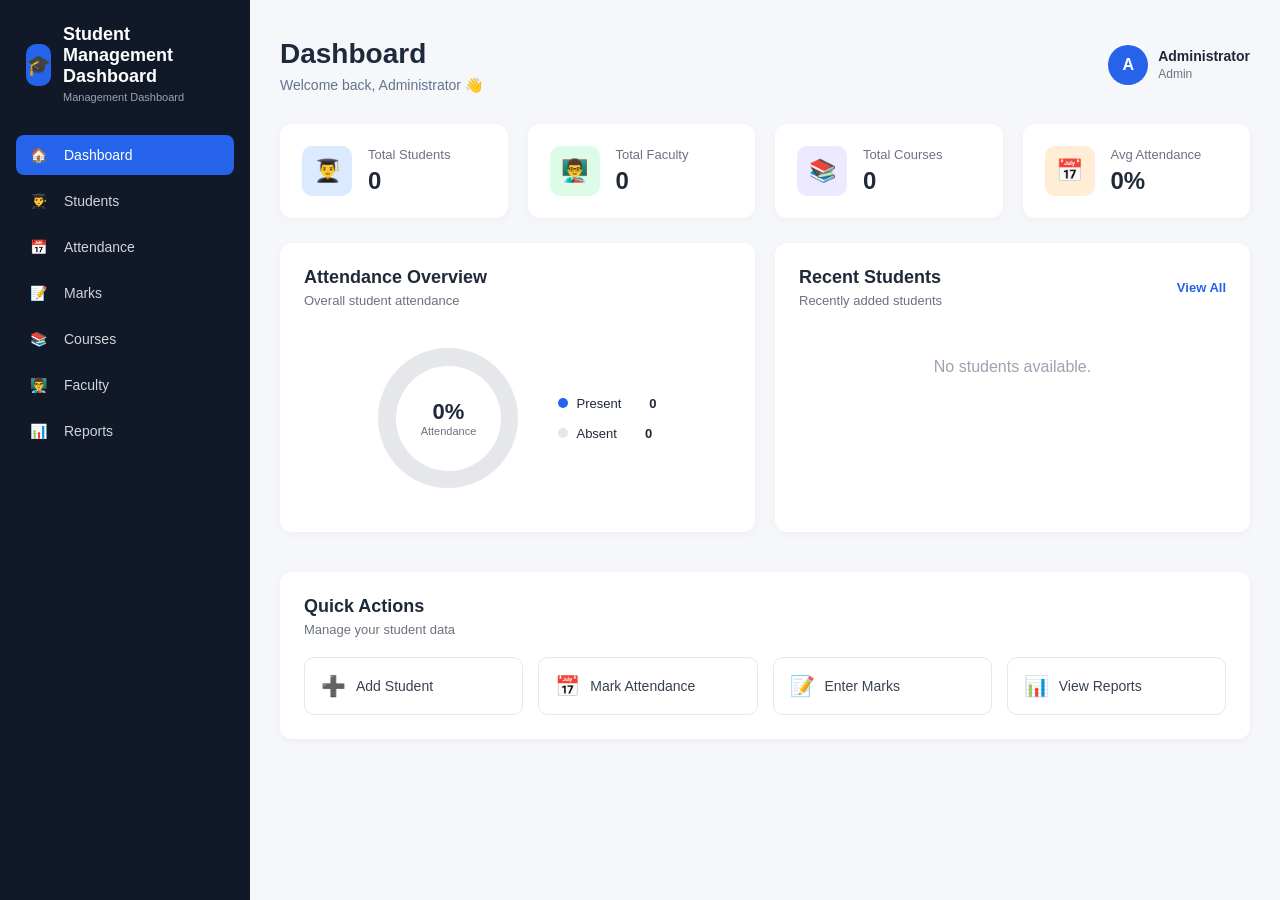
<file: index.html>
<!DOCTYPE html>
<html lang="en">

<head>
    <meta charset="UTF-8">
    <meta name="viewport" content="width=device-width, initial-scale=1.0">

    <title>Student Management Dashboard</title>

    <link rel="stylesheet" href="css/style.css">
</head>

<body>

    <div class="app">

        <!-- SIDEBAR -->
        <aside class="sidebar">

            <div class="logo">
                <div class="logo-icon">🎓</div>

                <div>
                    <h2>Student Management Dashboard</h2>
                    <span>Management Dashboard</span>
                </div>
            </div>

            <nav>

                <a href="index.html" class="nav-item active">
                    <span>🏠</span>
                    Dashboard
                </a>

                <a href="students.html" class="nav-item">
                    <span>👨‍🎓</span>
                    Students
                </a>

                <a href="attendance.html" class="nav-item">
                    <span>📅</span>
                    Attendance
                </a>

                <a href="marks.html" class="nav-item">
                    <span>📝</span>
                    Marks
                </a>

                <a href="courses.html" class="nav-item">
                    <span>📚</span>
                    Courses
                </a>

                <a href="faculty.html" class="nav-item">
                    <span>👨‍🏫</span>
                    Faculty
                </a>

                <a href="reports.html" class="nav-item">
                    <span>📊</span>
                    Reports
                </a>

            </nav>

        </aside>


        <!-- MAIN CONTENT -->
        <main class="main">

            <!-- HEADER -->
            <header class="topbar">

                <div>
                    <h1>Dashboard</h1>

                    <p>
                        Welcome back, Administrator 👋
                    </p>
                </div>

                <div class="profile">

                    <div class="profile-icon">
                        A
                    </div>

                    <div>
                        <strong>Administrator</strong>
                        <small>Admin</small>
                    </div>

                </div>

            </header>


            <!-- STATISTICS -->
            <section class="stats-grid">

                <div class="stat-card">

                    <div class="stat-icon blue">
                        👨‍🎓
                    </div>

                    <div>
                        <p>Total Students</p>
                        <h2 id="totalStudents">0</h2>
                    </div>

                </div>


                <div class="stat-card">

                    <div class="stat-icon green">
                        👨‍🏫
                    </div>

                    <div>
                        <p>Total Faculty</p>
                        <h2 id="totalFaculty">0</h2>
                    </div>

                </div>


                <div class="stat-card">

                    <div class="stat-icon purple">
                        📚
                    </div>

                    <div>
                        <p>Total Courses</p>
                        <h2 id="totalCourses">0</h2>
                    </div>

                </div>


                <div class="stat-card">

                    <div class="stat-icon orange">
                        📅
                    </div>

                    <div>
                        <p>Avg Attendance</p>
                        <h2 id="avgAttendance">0%</h2>
                    </div>

                </div>

            </section>


            <!-- DASHBOARD PANELS -->
            <section class="dashboard-grid">

                <!-- ATTENDANCE -->
                <div class="panel">

                    <div class="panel-header">

                        <div>
                            <h2>Attendance Overview</h2>

                            <p>
                                Overall student attendance
                            </p>
                        </div>

                    </div>


                    <div class="attendance-chart">

                        <div class="circle-chart">

                            <div>

                                <strong id="attendanceCircle">
                                    0%
                                </strong>

                                <span>
                                    Attendance
                                </span>

                            </div>

                        </div>


                        <div class="attendance-details">

                            <div>
                                <span class="dot present"></span>

                                Present

                                <strong id="presentCount">
                                    0
                                </strong>
                            </div>


                            <div>
                                <span class="dot absent"></span>

                                Absent

                                <strong id="absentCount">
                                    0
                                </strong>
                            </div>

                        </div>

                    </div>

                </div>


                <!-- RECENT STUDENTS -->
                <div class="panel">

                    <div class="panel-header">

                        <div>

                            <h2>Recent Students</h2>

                            <p>
                                Recently added students
                            </p>

                        </div>


                        <a
                            href="students.html"
                            class="view-link"
                        >
                            View All
                        </a>

                    </div>


                    <div
                        id="recentStudents"
                        class="recent-list"
                    >

                        <p class="empty">
                            No students available.
                        </p>

                    </div>

                </div>

            </section>


            <!-- QUICK ACTIONS -->
            <section class="panel">

                <div class="panel-header">

                    <div>

                        <h2>Quick Actions</h2>

                        <p>
                            Manage your student data
                        </p>

                    </div>

                </div>


                <div class="quick-actions">

                    <a
                        href="students.html"
                        class="quick-btn"
                    >
                        <span>➕</span>
                        Add Student
                    </a>


                    <a
                        href="attendance.html"
                        class="quick-btn"
                    >
                        <span>📅</span>
                        Mark Attendance
                    </a>


                    <a
                        href="marks.html"
                        class="quick-btn"
                    >
                        <span>📝</span>
                        Enter Marks
                    </a>


                    <a
                        href="reports.html"
                        class="quick-btn"
                    >
                        <span>📊</span>
                        View Reports
                    </a>

                </div>

            </section>

        </main>

    </div>


    <script src="js/storage.js"></script>
    <script src="js/dashboard.js"></script>

</body>

</html>
</file>
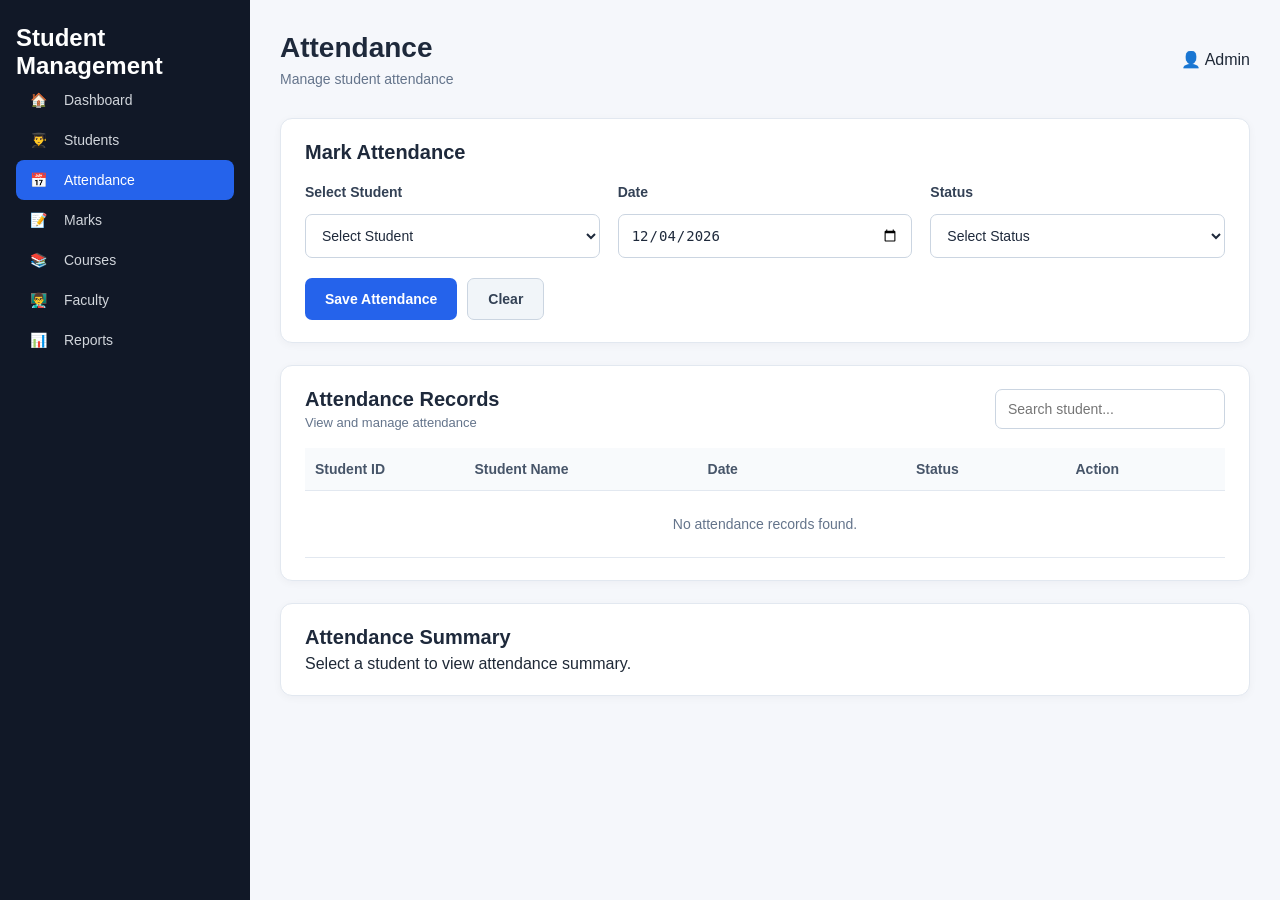
<file: attendance.html>
<!DOCTYPE html>
<html lang="en">
<head>
    <meta charset="UTF-8">
    <meta name="viewport" content="width=device-width, initial-scale=1.0">
    <title>Attendance - Student Management System</title>

    <link rel="stylesheet" href="css/style.css">
</head>

<body>

    <!-- Sidebar -->
    <div class="sidebar">

        <h2>Student Management</h2>

        <div class="nav-menu">

            <a href="index.html" class="nav-item">
                <span>🏠</span>
                Dashboard
            </a>

            <a href="students.html" class="nav-item">
                <span>👨‍🎓</span>
                Students
            </a>

            <a href="attendance.html" class="nav-item active">
                <span>📅</span>
                Attendance
            </a>

            <a href="marks.html" class="nav-item">
                <span>📝</span>
                Marks
            </a>

            <a href="courses.html" class="nav-item">
                <span>📚</span>
                Courses
            </a>

            <a href="faculty.html" class="nav-item">
                <span>👨‍🏫</span>
                Faculty
            </a>

            <a href="reports.html" class="nav-item">
                <span>📊</span>
                Reports
            </a>

        </div>

    </div>


    <!-- Main Content -->
    <div class="main-content">

        <!-- Top Bar -->
        <div class="topbar">

            <div>
                <h1>Attendance</h1>
                <p>Manage student attendance</p>
            </div>

            <div class="profile">
                👤 Admin
            </div>

        </div>


        <!-- Attendance Form -->
        <div class="content-card">

            <h2>Mark Attendance</h2>

            <div class="student-form">

                <div class="form-group">

                    <label for="attendanceStudent">
                        Select Student
                    </label>

                    <select id="attendanceStudent">

                        <option value="">
                            Select Student
                        </option>

                    </select>

                </div>


                <div class="form-group">

                    <label for="attendanceDate">
                        Date
                    </label>

                    <input
                        type="date"
                        id="attendanceDate"
                    >

                </div>


                <div class="form-group">

                    <label for="attendanceStatus">
                        Status
                    </label>

                    <select id="attendanceStatus">

                        <option value="">
                            Select Status
                        </option>

                        <option value="Present">
                            Present
                        </option>

                        <option value="Absent">
                            Absent
                        </option>

                    </select>

                </div>

            </div>


            <div class="form-actions">

                <button
                    class="btn-primary"
                    onclick="saveAttendanceRecord()"
                >
                    Save Attendance
                </button>

                <button
                    class="btn-secondary"
                    onclick="clearAttendanceForm()"
                >
                    Clear
                </button>

            </div>

        </div>


        <!-- Attendance Records -->
        <div class="content-card">

            <div class="table-header">

                <div>
                    <h2>Attendance Records</h2>
                    <p>View and manage attendance</p>
                </div>

                <input
                    type="text"
                    id="attendanceSearch"
                    placeholder="Search student..."
                    onkeyup="searchAttendance()"
                >

            </div>


            <div class="table-container">

                <table>

                    <thead>

                        <tr>

                            <th>Student ID</th>
                            <th>Student Name</th>
                            <th>Date</th>
                            <th>Status</th>
                            <th>Action</th>

                        </tr>

                    </thead>

                    <tbody id="attendanceTableBody">

                    </tbody>

                </table>

            </div>

        </div>


        <!-- Attendance Summary -->
        <div class="content-card">

            <h2>Attendance Summary</h2>

            <div id="attendanceSummary">

                <p>Select a student to view attendance summary.</p>

            </div>

        </div>

    </div>


    <!-- JavaScript -->
    <script src="js/storage.js"></script>
    <script src="js/attendance.js"></script>

</body>
</html>
</file>
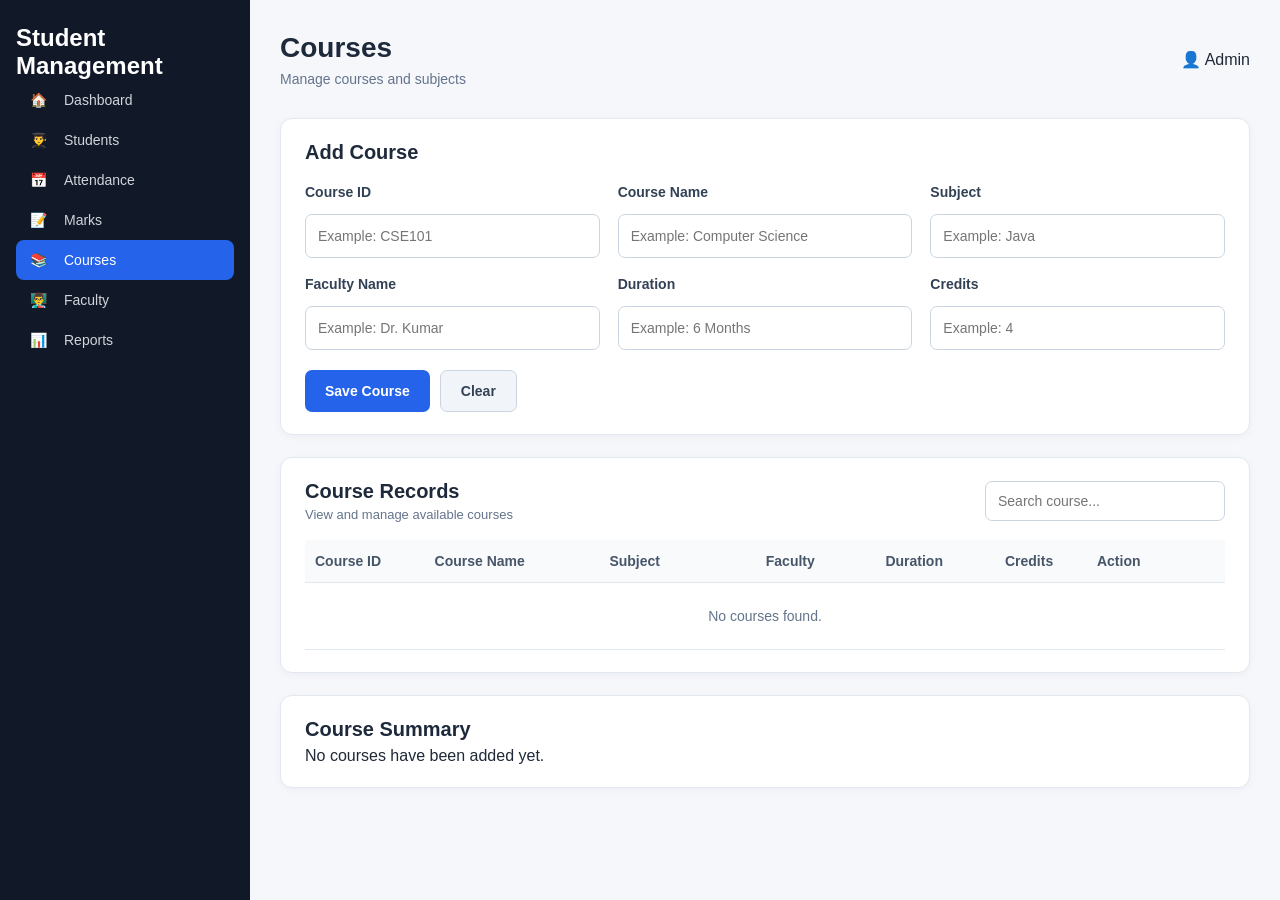
<file: courses.html>
<!DOCTYPE html>
<html lang="en">

<head>

    <meta charset="UTF-8">

    <meta
        name="viewport"
        content="width=device-width, initial-scale=1.0"
    >

    <title>Courses - Student Management System</title>

    <link
        rel="stylesheet"
        href="css/style.css"
    >

</head>


<body>


    <!-- SIDEBAR -->

    <div class="sidebar">

        <h2>
            Student Management
        </h2>


        <div class="nav-menu">

            <a
                href="index.html"
                class="nav-item"
            >
                <span>🏠</span>
                Dashboard
            </a>


            <a
                href="students.html"
                class="nav-item"
            >
                <span>👨‍🎓</span>
                Students
            </a>


            <a
                href="attendance.html"
                class="nav-item"
            >
                <span>📅</span>
                Attendance
            </a>


            <a
                href="marks.html"
                class="nav-item"
            >
                <span>📝</span>
                Marks
            </a>


            <a
                href="courses.html"
                class="nav-item active"
            >
                <span>📚</span>
                Courses
            </a>


            <a
                href="faculty.html"
                class="nav-item"
            >
                <span>👨‍🏫</span>
                Faculty
            </a>


            <a
                href="reports.html"
                class="nav-item"
            >
                <span>📊</span>
                Reports
            </a>

        </div>

    </div>



    <!-- MAIN CONTENT -->

    <div class="main-content">


        <!-- TOP BAR -->

        <div class="topbar">

            <div>

                <h1>
                    Courses
                </h1>

                <p>
                    Manage courses and subjects
                </p>

            </div>


            <div class="profile">
                👤 Admin
            </div>

        </div>



        <!-- COURSE FORM -->

        <div class="content-card">


            <h2>
                Add Course
            </h2>


            <div class="student-form">


                <!-- COURSE ID -->

                <div class="form-group">

                    <label>
                        Course ID
                    </label>

                    <input
                        type="text"
                        id="courseId"
                        placeholder="Example: CSE101"
                    >

                </div>



                <!-- COURSE NAME -->

                <div class="form-group">

                    <label>
                        Course Name
                    </label>

                    <input
                        type="text"
                        id="courseName"
                        placeholder="Example: Computer Science"
                    >

                </div>



                <!-- SUBJECT -->

                <div class="form-group">

                    <label>
                        Subject
                    </label>

                    <input
                        type="text"
                        id="courseSubject"
                        placeholder="Example: Java"
                    >

                </div>



                <!-- FACULTY -->

                <div class="form-group">

                    <label>
                        Faculty Name
                    </label>

                    <input
                        type="text"
                        id="courseFaculty"
                        placeholder="Example: Dr. Kumar"
                    >

                </div>



                <!-- DURATION -->

                <div class="form-group">

                    <label>
                        Duration
                    </label>

                    <input
                        type="text"
                        id="courseDuration"
                        placeholder="Example: 6 Months"
                    >

                </div>



                <!-- CREDITS -->

                <div class="form-group">

                    <label>
                        Credits
                    </label>

                    <input
                        type="number"
                        id="courseCredits"
                        placeholder="Example: 4"
                        min="1"
                    >

                </div>

            </div>



            <!-- BUTTONS -->

            <div class="form-actions">

                <button
                    class="btn-primary"
                    onclick="saveCourseRecord()"
                >
                    Save Course
                </button>


                <button
                    class="btn-secondary"
                    onclick="clearCourseForm()"
                >
                    Clear
                </button>

            </div>

        </div>



        <!-- COURSES RECORDS -->

        <div class="content-card">


            <div class="table-header">

                <div>

                    <h2>
                        Course Records
                    </h2>

                    <p>
                        View and manage available courses
                    </p>

                </div>


                <input
                    type="text"
                    id="courseSearch"
                    placeholder="Search course..."
                    onkeyup="searchCourses()"
                >

            </div>



            <div class="table-container">

                <table>

                    <thead>

                        <tr>

                            <th>
                                Course ID
                            </th>

                            <th>
                                Course Name
                            </th>

                            <th>
                                Subject
                            </th>

                            <th>
                                Faculty
                            </th>

                            <th>
                                Duration
                            </th>

                            <th>
                                Credits
                            </th>

                            <th>
                                Action
                            </th>

                        </tr>

                    </thead>


                    <tbody id="coursesTableBody">

                    </tbody>

                </table>

            </div>

        </div>



        <!-- COURSE SUMMARY -->

        <div class="content-card">


            <h2>
                Course Summary
            </h2>


            <div id="courseSummary">

                <p>
                    Total courses will appear here.
                </p>

            </div>

        </div>


    </div>



    <!-- JAVASCRIPT -->

    <script src="js/storage.js"></script>

    <script src="js/courses.js"></script>


</body>

</html>
</file>
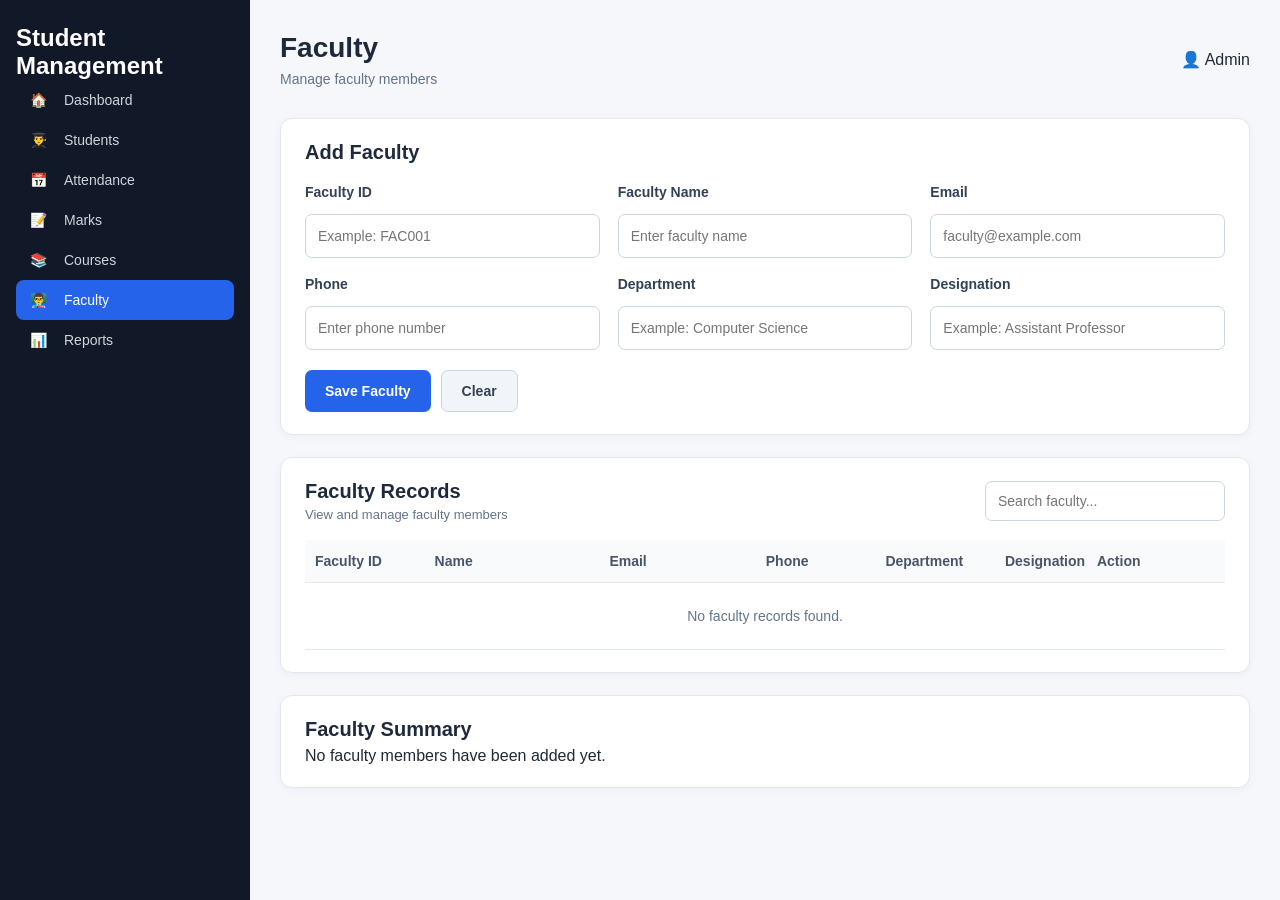
<file: faculty.html>
<!DOCTYPE html>
<html lang="en">

<head>

    <meta charset="UTF-8">

    <meta
        name="viewport"
        content="width=device-width, initial-scale=1.0"
    >

    <title>Faculty - Student Management System</title>

    <link
        rel="stylesheet"
        href="css/style.css"
    >

</head>


<body>


    <!-- SIDEBAR -->

    <div class="sidebar">

        <h2>
            Student Management
        </h2>


        <div class="nav-menu">

            <a
                href="index.html"
                class="nav-item"
            >
                <span>🏠</span>
                Dashboard
            </a>


            <a
                href="students.html"
                class="nav-item"
            >
                <span>👨‍🎓</span>
                Students
            </a>


            <a
                href="attendance.html"
                class="nav-item"
            >
                <span>📅</span>
                Attendance
            </a>


            <a
                href="marks.html"
                class="nav-item"
            >
                <span>📝</span>
                Marks
            </a>


            <a
                href="courses.html"
                class="nav-item"
            >
                <span>📚</span>
                Courses
            </a>


            <a
                href="faculty.html"
                class="nav-item active"
            >
                <span>👨‍🏫</span>
                Faculty
            </a>


            <a
                href="reports.html"
                class="nav-item"
            >
                <span>📊</span>
                Reports
            </a>

        </div>

    </div>



    <!-- MAIN CONTENT -->

    <div class="main-content">


        <!-- TOP BAR -->

        <div class="topbar">

            <div>

                <h1>
                    Faculty
                </h1>

                <p>
                    Manage faculty members
                </p>

            </div>


            <div class="profile">
                👤 Admin
            </div>

        </div>



        <!-- FACULTY FORM -->

        <div class="content-card">


            <h2>
                Add Faculty
            </h2>


            <div class="student-form">


                <!-- FACULTY ID -->

                <div class="form-group">

                    <label>
                        Faculty ID
                    </label>

                    <input
                        type="text"
                        id="facultyId"
                        placeholder="Example: FAC001"
                    >

                </div>



                <!-- NAME -->

                <div class="form-group">

                    <label>
                        Faculty Name
                    </label>

                    <input
                        type="text"
                        id="facultyName"
                        placeholder="Enter faculty name"
                    >

                </div>



                <!-- EMAIL -->

                <div class="form-group">

                    <label>
                        Email
                    </label>

                    <input
                        type="email"
                        id="facultyEmail"
                        placeholder="faculty@example.com"
                    >

                </div>



                <!-- PHONE -->

                <div class="form-group">

                    <label>
                        Phone
                    </label>

                    <input
                        type="tel"
                        id="facultyPhone"
                        placeholder="Enter phone number"
                    >

                </div>



                <!-- DEPARTMENT -->

                <div class="form-group">

                    <label>
                        Department
                    </label>

                    <input
                        type="text"
                        id="facultyDepartment"
                        placeholder="Example: Computer Science"
                    >

                </div>



                <!-- DESIGNATION -->

                <div class="form-group">

                    <label>
                        Designation
                    </label>

                    <input
                        type="text"
                        id="facultyDesignation"
                        placeholder="Example: Assistant Professor"
                    >

                </div>

            </div>



            <!-- BUTTONS -->

            <div class="form-actions">

                <button
                    class="btn-primary"
                    onclick="saveFacultyRecord()"
                >
                    Save Faculty
                </button>


                <button
                    class="btn-secondary"
                    onclick="clearFacultyForm()"
                >
                    Clear
                </button>

            </div>

        </div>



        <!-- FACULTY RECORDS -->

        <div class="content-card">


            <div class="table-header">

                <div>

                    <h2>
                        Faculty Records
                    </h2>

                    <p>
                        View and manage faculty members
                    </p>

                </div>


                <input
                    type="text"
                    id="facultySearch"
                    placeholder="Search faculty..."
                    onkeyup="searchFaculty()"
                >

            </div>



            <div class="table-container">

                <table>

                    <thead>

                        <tr>

                            <th>
                                Faculty ID
                            </th>

                            <th>
                                Name
                            </th>

                            <th>
                                Email
                            </th>

                            <th>
                                Phone
                            </th>

                            <th>
                                Department
                            </th>

                            <th>
                                Designation
                            </th>

                            <th>
                                Action
                            </th>

                        </tr>

                    </thead>


                    <tbody id="facultyTableBody">

                    </tbody>

                </table>

            </div>

        </div>



        <!-- FACULTY SUMMARY -->

        <div class="content-card">


            <h2>
                Faculty Summary
            </h2>


            <div id="facultySummary">

                <p>
                    Total faculty members will appear here.
                </p>

            </div>

        </div>


    </div>



    <!-- JAVASCRIPT -->

    <script src="js/storage.js"></script>

    <script src="js/faculty.js"></script>


</body>

</html>
</file>
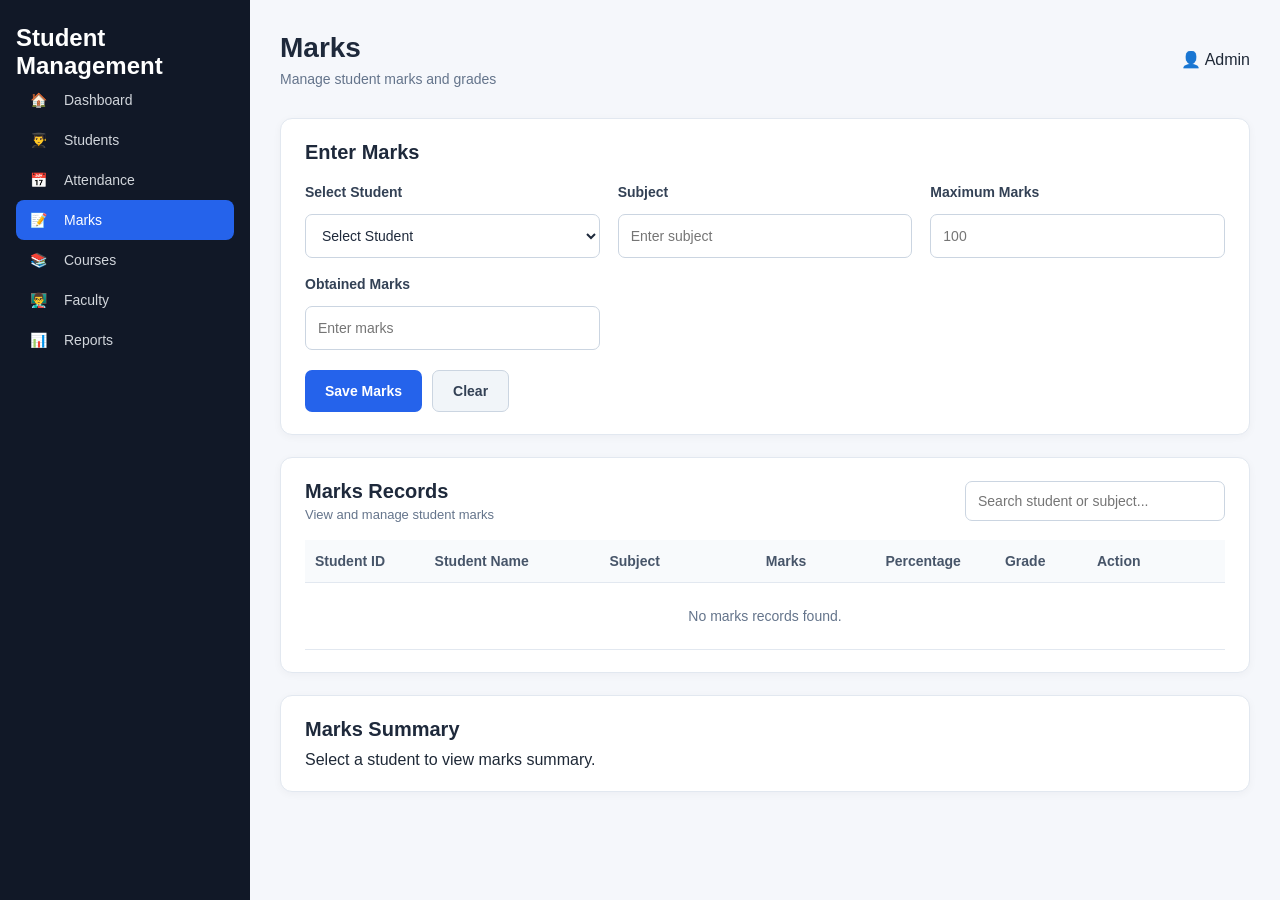
<file: marks.html>
<!DOCTYPE html>
<html lang="en">

<head>

    <meta charset="UTF-8">

    <meta
        name="viewport"
        content="width=device-width, initial-scale=1.0"
    >

    <title>Marks - Student Management System</title>

    <link
        rel="stylesheet"
        href="css/style.css"
    >

</head>


<body>


    <!-- SIDEBAR -->

    <div class="sidebar">

        <h2>
            Student Management
        </h2>


        <div class="nav-menu">

            <a
                href="index.html"
                class="nav-item"
            >
                <span>🏠</span>
                Dashboard
            </a>


            <a
                href="students.html"
                class="nav-item"
            >
                <span>👨‍🎓</span>
                Students
            </a>


            <a
                href="attendance.html"
                class="nav-item"
            >
                <span>📅</span>
                Attendance
            </a>


            <a
                href="marks.html"
                class="nav-item active"
            >
                <span>📝</span>
                Marks
            </a>


            <a
                href="courses.html"
                class="nav-item"
            >
                <span>📚</span>
                Courses
            </a>


            <a
                href="faculty.html"
                class="nav-item"
            >
                <span>👨‍🏫</span>
                Faculty
            </a>


            <a
                href="reports.html"
                class="nav-item"
            >
                <span>📊</span>
                Reports
            </a>

        </div>

    </div>



    <!-- MAIN CONTENT -->

    <div class="main-content">


        <!-- TOP BAR -->

        <div class="topbar">

            <div>

                <h1>
                    Marks
                </h1>

                <p>
                    Manage student marks and grades
                </p>

            </div>


            <div class="profile">
                👤 Admin
            </div>

        </div>



        <!-- MARKS FORM -->

        <div class="content-card">


            <h2>
                Enter Marks
            </h2>


            <div class="student-form">


                <!-- STUDENT -->

                <div class="form-group">

                    <label>
                        Select Student
                    </label>

                    <select id="marksStudent">

                        <option value="">
                            Select Student
                        </option>

                    </select>

                </div>



                <!-- SUBJECT -->

                <div class="form-group">

                    <label>
                        Subject
                    </label>

                    <input
                        type="text"
                        id="marksSubject"
                        placeholder="Enter subject"
                    >

                </div>



                <!-- MAXIMUM MARKS -->

                <div class="form-group">

                    <label>
                        Maximum Marks
                    </label>

                    <input
                        type="number"
                        id="maxMarks"
                        placeholder="100"
                        min="1"
                    >

                </div>



                <!-- OBTAINED MARKS -->

                <div class="form-group">

                    <label>
                        Obtained Marks
                    </label>

                    <input
                        type="number"
                        id="obtainedMarks"
                        placeholder="Enter marks"
                        min="0"
                    >

                </div>

            </div>



            <!-- BUTTONS -->

            <div class="form-actions">

                <button
                    class="btn-primary"
                    onclick="saveMarksRecord()"
                >
                    Save Marks
                </button>


                <button
                    class="btn-secondary"
                    onclick="clearMarksForm()"
                >
                    Clear
                </button>

            </div>

        </div>



        <!-- MARKS RECORDS -->

        <div class="content-card">


            <div class="table-header">

                <div>

                    <h2>
                        Marks Records
                    </h2>

                    <p>
                        View and manage student marks
                    </p>

                </div>


                <input
                    type="text"
                    id="marksSearch"
                    placeholder="Search student or subject..."
                    onkeyup="searchMarks()"
                >

            </div>



            <div class="table-container">

                <table>

                    <thead>

                        <tr>

                            <th>
                                Student ID
                            </th>

                            <th>
                                Student Name
                            </th>

                            <th>
                                Subject
                            </th>

                            <th>
                                Marks
                            </th>

                            <th>
                                Percentage
                            </th>

                            <th>
                                Grade
                            </th>

                            <th>
                                Action
                            </th>

                        </tr>

                    </thead>


                    <tbody id="marksTableBody">

                    </tbody>

                </table>

            </div>

        </div>



        <!-- MARKS SUMMARY -->

        <div class="content-card">

            <h2>
                Marks Summary
            </h2>


            <div id="marksSummary">

                <p>
                    Select a student to view marks summary.
                </p>

            </div>

        </div>


    </div>



    <!-- JAVASCRIPT -->

    <script src="js/storage.js"></script>

    <script src="js/marks.js"></script>


</body>

</html>
</file>
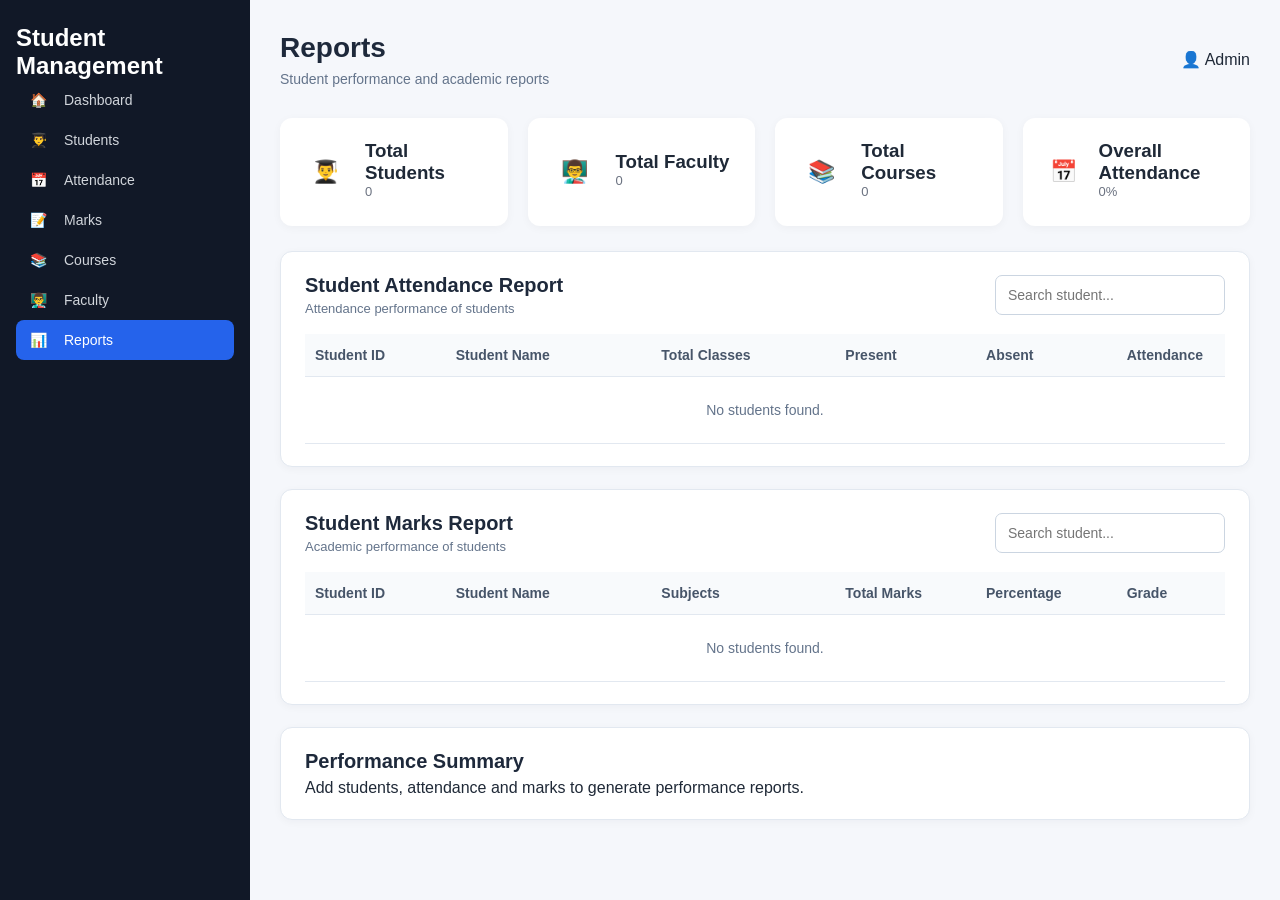
<file: reports.html>
<!DOCTYPE html>
<html lang="en">

<head>

    <meta charset="UTF-8">

    <meta
        name="viewport"
        content="width=device-width, initial-scale=1.0"
    >

    <title>Reports - Student Management System</title>

    <link
        rel="stylesheet"
        href="css/style.css"
    >

</head>


<body>


    <!-- SIDEBAR -->

    <div class="sidebar">

        <h2>
            Student Management
        </h2>


        <div class="nav-menu">

            <a
                href="index.html"
                class="nav-item"
            >
                <span>🏠</span>
                Dashboard
            </a>


            <a
                href="students.html"
                class="nav-item"
            >
                <span>👨‍🎓</span>
                Students
            </a>


            <a
                href="attendance.html"
                class="nav-item"
            >
                <span>📅</span>
                Attendance
            </a>


            <a
                href="marks.html"
                class="nav-item"
            >
                <span>📝</span>
                Marks
            </a>


            <a
                href="courses.html"
                class="nav-item"
            >
                <span>📚</span>
                Courses
            </a>


            <a
                href="faculty.html"
                class="nav-item"
            >
                <span>👨‍🏫</span>
                Faculty
            </a>


            <a
                href="reports.html"
                class="nav-item active"
            >
                <span>📊</span>
                Reports
            </a>

        </div>

    </div>



    <!-- MAIN CONTENT -->

    <div class="main-content">


        <!-- TOP BAR -->

        <div class="topbar">

            <div>

                <h1>
                    Reports
                </h1>

                <p>
                    Student performance and academic reports
                </p>

            </div>


            <div class="profile">
                👤 Admin
            </div>

        </div>



        <!-- REPORT STATISTICS -->

        <div class="stats-grid">


            <!-- TOTAL STUDENTS -->

            <div class="stat-card">

                <div class="stat-icon">
                    👨‍🎓
                </div>

                <div>

                    <h3>
                        Total Students
                    </h3>

                    <p id="reportTotalStudents">
                        0
                    </p>

                </div>

            </div>



            <!-- TOTAL FACULTY -->

            <div class="stat-card">

                <div class="stat-icon">
                    👨‍🏫
                </div>

                <div>

                    <h3>
                        Total Faculty
                    </h3>

                    <p id="reportTotalFaculty">
                        0
                    </p>

                </div>

            </div>



            <!-- TOTAL COURSES -->

            <div class="stat-card">

                <div class="stat-icon">
                    📚
                </div>

                <div>

                    <h3>
                        Total Courses
                    </h3>

                    <p id="reportTotalCourses">
                        0
                    </p>

                </div>

            </div>



            <!-- ATTENDANCE -->

            <div class="stat-card">

                <div class="stat-icon">
                    📅
                </div>

                <div>

                    <h3>
                        Overall Attendance
                    </h3>

                    <p id="reportAttendance">
                        0%
                    </p>

                </div>

            </div>


        </div>



        <!-- ATTENDANCE REPORT -->

        <div class="content-card">


            <div class="table-header">

                <div>

                    <h2>
                        Student Attendance Report
                    </h2>

                    <p>
                        Attendance performance of students
                    </p>

                </div>


                <input
                    type="text"
                    id="reportAttendanceSearch"
                    placeholder="Search student..."
                    onkeyup="searchAttendanceReport()"
                >

            </div>



            <div class="table-container">

                <table>

                    <thead>

                        <tr>

                            <th>
                                Student ID
                            </th>

                            <th>
                                Student Name
                            </th>

                            <th>
                                Total Classes
                            </th>

                            <th>
                                Present
                            </th>

                            <th>
                                Absent
                            </th>

                            <th>
                                Attendance
                            </th>

                        </tr>

                    </thead>


                    <tbody id="attendanceReportBody">

                    </tbody>

                </table>

            </div>

        </div>



        <!-- MARKS REPORT -->

        <div class="content-card">


            <div class="table-header">

                <div>

                    <h2>
                        Student Marks Report
                    </h2>

                    <p>
                        Academic performance of students
                    </p>

                </div>


                <input
                    type="text"
                    id="reportMarksSearch"
                    placeholder="Search student..."
                    onkeyup="searchMarksReport()"
                >

            </div>



            <div class="table-container">

                <table>

                    <thead>

                        <tr>

                            <th>
                                Student ID
                            </th>

                            <th>
                                Student Name
                            </th>

                            <th>
                                Subjects
                            </th>

                            <th>
                                Total Marks
                            </th>

                            <th>
                                Percentage
                            </th>

                            <th>
                                Grade
                            </th>

                        </tr>

                    </thead>


                    <tbody id="marksReportBody">

                    </tbody>

                </table>

            </div>

        </div>



        <!-- REPORT SUMMARY -->

        <div class="content-card">

            <h2>
                Performance Summary
            </h2>


            <div id="performanceSummary">

                <p>
                    Performance summary will appear here.
                </p>

            </div>

        </div>


    </div>



    <!-- JAVASCRIPT -->

    <script src="js/storage.js"></script>

    <script src="js/reports.js"></script>


</body>

</html>
</file>
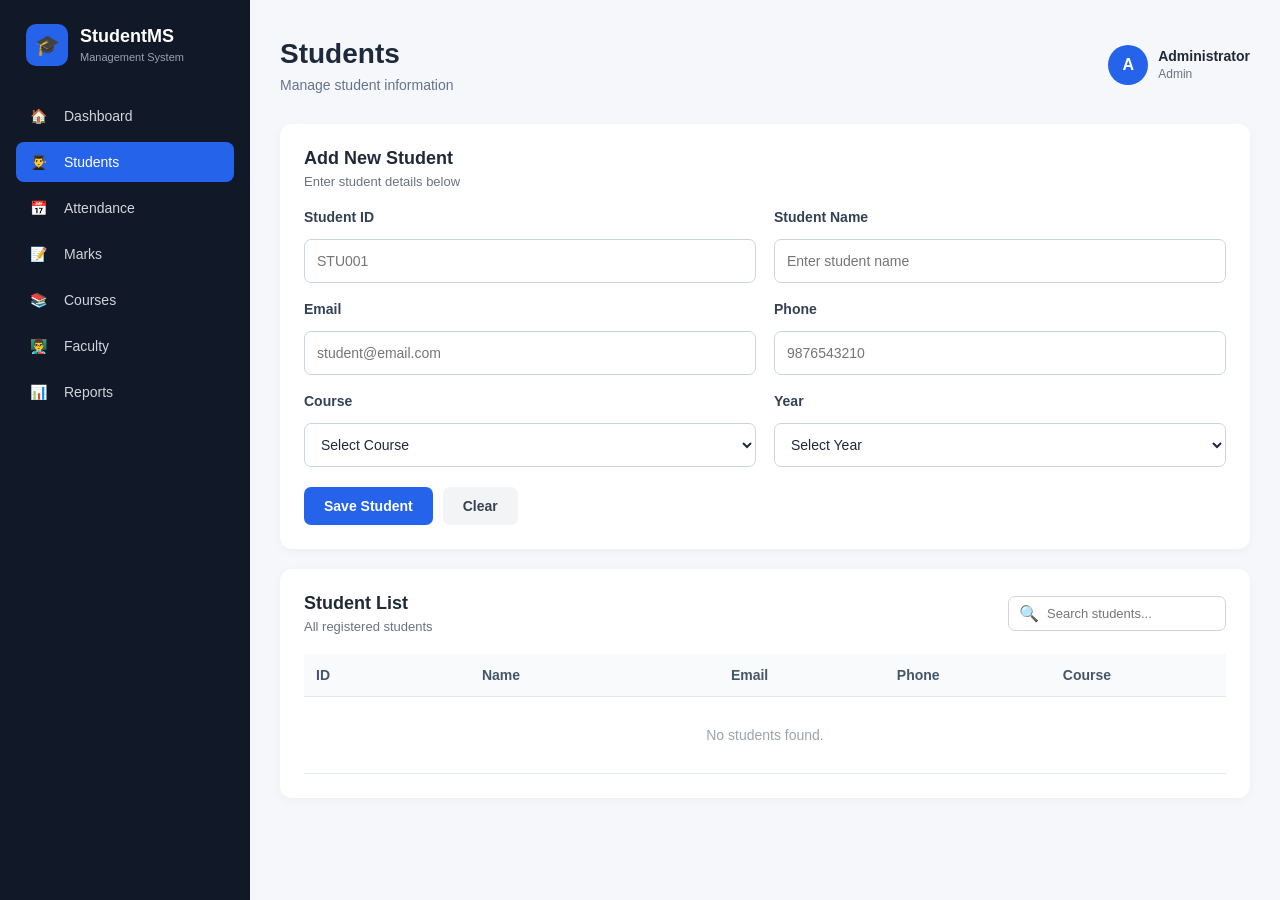
<file: students.html>
<!DOCTYPE html>
<html lang="en">

<head>

    <meta charset="UTF-8">

    <meta name="viewport" content="width=device-width, initial-scale=1.0">

    <title>Students - Student Management System</title>

    <link rel="stylesheet" href="css/style.css">

</head>

<body>

<div class="app">

    <!-- SIDEBAR -->
    <aside class="sidebar">

        <div class="logo">

            <div class="logo-icon">
                🎓
            </div>

            <div>
                <h2>StudentMS</h2>
                <span>Management System</span>
            </div>

        </div>


        <nav>

            <a href="index.html" class="nav-item">
                <span>🏠</span>
                Dashboard
            </a>

            <a href="students.html" class="nav-item active">
                <span>👨‍🎓</span>
                Students
            </a>

            <a href="attendance.html" class="nav-item">
                <span>📅</span>
                Attendance
            </a>

            <a href="marks.html" class="nav-item">
                <span>📝</span>
                Marks
            </a>

            <a href="courses.html" class="nav-item">
                <span>📚</span>
                Courses
            </a>

            <a href="faculty.html" class="nav-item">
                <span>👨‍🏫</span>
                Faculty
            </a>

            <a href="reports.html" class="nav-item">
                <span>📊</span>
                Reports
            </a>

        </nav>

    </aside>


    <!-- MAIN CONTENT -->
    <main class="main">

        <!-- HEADER -->
        <header class="topbar">

            <div>

                <h1>Students</h1>

                <p>
                    Manage student information
                </p>

            </div>


            <div class="profile">

                <div class="profile-icon">
                    A
                </div>

                <div>

                    <strong>
                        Administrator
                    </strong>

                    <small>
                        Admin
                    </small>

                </div>

            </div>

        </header>


        <!-- ADD STUDENT -->
        <section class="panel">

            <div class="panel-header">

                <div>

                    <h2 id="formTitle">
                        Add New Student
                    </h2>

                    <p>
                        Enter student details below
                    </p>

                </div>

            </div>


            <form id="studentForm">

                <input
                    type="hidden"
                    id="editIndex"
                >


                <div class="form-grid">

                    <!-- STUDENT ID -->

                    <div class="form-group">

                        <label for="studentId">
                            Student ID
                        </label>

                        <input
                            type="text"
                            id="studentId"
                            placeholder="STU001"
                            required
                        >

                    </div>


                    <!-- NAME -->

                    <div class="form-group">

                        <label for="studentName">
                            Student Name
                        </label>

                        <input
                            type="text"
                            id="studentName"
                            placeholder="Enter student name"
                            required
                        >

                    </div>


                    <!-- EMAIL -->

                    <div class="form-group">

                        <label for="studentEmail">
                            Email
                        </label>

                        <input
                            type="email"
                            id="studentEmail"
                            placeholder="student@email.com"
                            required
                        >

                    </div>


                    <!-- PHONE -->

                    <div class="form-group">

                        <label for="studentPhone">
                            Phone
                        </label>

                        <input
                            type="tel"
                            id="studentPhone"
                            placeholder="9876543210"
                            required
                        >

                    </div>


                    <!-- COURSE -->

                    <div class="form-group">

                        <label for="studentCourse">
                            Course
                        </label>

                        <select
                            id="studentCourse"
                            required
                        >

                            <option value="">
                                Select Course
                            </option>

                            <option value="CSE">
                                Computer Science
                            </option>

                            <option value="ECE">
                                Electronics
                            </option>

                            <option value="EEE">
                                Electrical
                            </option>

                            <option value="MECH">
                                Mechanical
                            </option>

                            <option value="CIVIL">
                                Civil
                            </option>

                        </select>

                    </div>


                    <!-- YEAR -->

                    <div class="form-group">

                        <label for="studentYear">
                            Year
                        </label>

                        <select
                            id="studentYear"
                            required
                        >

                            <option value="">
                                Select Year
                            </option>

                            <option value="1">
                                First Year
                            </option>

                            <option value="2">
                                Second Year
                            </option>

                            <option value="3">
                                Third Year
                            </option>

                            <option value="4">
                                Fourth Year
                            </option>

                        </select>

                    </div>

                </div>


                <!-- BUTTONS -->

                <div class="form-actions">

                    <button
                        type="submit"
                        class="btn primary"
                    >
                        Save Student
                    </button>


                    <button
                        type="button"
                        class="btn secondary"
                        onclick="resetForm()"
                    >
                        Clear
                    </button>

                </div>

            </form>

        </section>


        <!-- STUDENT LIST -->

        <section class="panel">

            <div class="panel-header">

                <div>

                    <h2>
                        Student List
                    </h2>

                    <p>
                        All registered students
                    </p>

                </div>


                <!-- SEARCH -->

                <div class="search-box">

                    🔍

                    <input
                        type="text"
                        id="searchStudent"
                        placeholder="Search students..."
                    >

                </div>

            </div>


            <!-- TABLE -->

            <div class="table-container">

                <table>

                    <thead>

                        <tr>

                            <th>
                                ID
                            </th>

                            <th>
                                Name
                            </th>

                            <th>
                                Email
                            </th>

                            <th>
                                Phone
                            </th>

                            <th>
                                Course
                            </th>

                            <th>
                                Year
                            </th>

                            <th>
                                Actions
                            </th>

                        </tr>

                    </thead>


                    <tbody id="studentTable">

                        <!-- JavaScript will add students here -->

                    </tbody>

                </table>

            </div>

        </section>

    </main>

</div>


<!-- JAVASCRIPT -->

<script src="js/storage.js"></script>

<script src="js/students.js"></script>

</body>

</html>
</file>
<file: css/style.css>
* {
    margin: 0;
    padding: 0;
    box-sizing: border-box;
}

body {
    font-family: Arial, Helvetica, sans-serif;
    background: #f5f7fb;
    color: #1f2937;
}

a {
    text-decoration: none;
    color: inherit;
}


/* APP */

.app {
    display: flex;
    min-height: 100vh;
}


/* SIDEBAR */

.sidebar {
    width: 250px;
    background: #111827;
    color: white;

    padding: 24px 16px;

    position: fixed;
    top: 0;
    bottom: 0;
    left: 0;
}

.logo {
    display: flex;
    align-items: center;
    gap: 12px;

    padding: 0 10px 30px;
}

.logo-icon {
    width: 42px;
    height: 42px;

    display: flex;
    align-items: center;
    justify-content: center;

    background: #2563eb;

    border-radius: 10px;

    font-size: 20px;
}

.logo h2 {
    font-size: 18px;
}

.logo span {
    font-size: 11px;
    color: #9ca3af;
}


/* NAVIGATION */

nav {
    display: flex;
    flex-direction: column;
    gap: 6px;
}

.nav-item {
    display: flex;

    align-items: center;

    gap: 12px;

    padding: 12px 14px;

    border-radius: 8px;

    color: #d1d5db;

    font-size: 14px;

    transition: 0.2s;
}

.nav-item:hover {
    background: #1f2937;
    color: white;
}

.nav-item.active {
    background: #2563eb;
    color: white;
}

.nav-item span {
    width: 22px;
}


/* MAIN */

.main {
    margin-left: 250px;

    width: calc(100% - 250px);

    padding: 30px;
}


/* TOP BAR */

.topbar {
    display: flex;

    justify-content: space-between;

    align-items: center;

    margin-bottom: 30px;
}

.topbar h1 {
    font-size: 28px;
}

.topbar p {
    color: #6b7280;

    margin-top: 5px;

    font-size: 14px;
}


/* PROFILE */

.profile {
    display: flex;

    align-items: center;

    gap: 10px;
}

.profile-icon {
    width: 40px;
    height: 40px;

    border-radius: 50%;

    background: #2563eb;

    color: white;

    display: flex;

    justify-content: center;

    align-items: center;

    font-weight: bold;
}

.profile strong {
    display: block;

    font-size: 14px;
}

.profile small {
    color: #6b7280;

    font-size: 12px;
}


/* STATISTICS */

.stats-grid {
    display: grid;

    grid-template-columns:
        repeat(4, 1fr);

    gap: 20px;

    margin-bottom: 25px;
}

.stat-card {
    background: white;

    border-radius: 12px;

    padding: 22px;

    display: flex;

    align-items: center;

    gap: 16px;

    box-shadow:
        0 2px 10px rgba(0, 0, 0, 0.04);
}

.stat-icon {
    width: 50px;
    height: 50px;

    display: flex;

    align-items: center;

    justify-content: center;

    border-radius: 10px;

    font-size: 22px;
}

.stat-icon.blue {
    background: #dbeafe;
}

.stat-icon.green {
    background: #dcfce7;
}

.stat-icon.purple {
    background: #ede9fe;
}

.stat-icon.orange {
    background: #ffedd5;
}

.stat-card p {
    color: #6b7280;

    font-size: 13px;

    margin-bottom: 5px;
}

.stat-card h2 {
    font-size: 24px;
}


/* DASHBOARD GRID */

.dashboard-grid {
    display: grid;

    grid-template-columns:
        1fr 1fr;

    gap: 20px;

    margin-bottom: 20px;
}


/* PANEL */

.panel {
    background: white;

    border-radius: 12px;

    padding: 24px;

    box-shadow:
        0 2px 10px rgba(0, 0, 0, 0.04);

    margin-bottom: 20px;
}

.panel-header {
    display: flex;

    justify-content: space-between;

    align-items: center;

    margin-bottom: 20px;
}

.panel-header h2 {
    font-size: 18px;
}

.panel-header p {
    color: #6b7280;

    font-size: 13px;

    margin-top: 5px;
}

.view-link {
    color: #2563eb;

    font-size: 13px;

    font-weight: 600;
}


/* ATTENDANCE */

.attendance-chart {
    display: flex;

    align-items: center;

    justify-content: center;

    gap: 40px;

    min-height: 180px;
}

.circle-chart {
    width: 140px;
    height: 140px;

    border-radius: 50%;

    background:
        conic-gradient(
            #2563eb 0deg,
            #e5e7eb 0deg
        );

    display: flex;

    align-items: center;

    justify-content: center;
}

.circle-chart > div {
    width: 105px;
    height: 105px;

    border-radius: 50%;

    background: white;

    display: flex;

    flex-direction: column;

    align-items: center;

    justify-content: center;
}

.circle-chart strong {
    font-size: 22px;
}

.circle-chart span {
    font-size: 11px;

    color: #6b7280;
}

.attendance-details {
    display: flex;

    flex-direction: column;

    gap: 15px;
}

.attendance-details div {
    display: flex;

    align-items: center;

    gap: 8px;

    font-size: 13px;
}

.attendance-details strong {
    margin-left: 20px;
}

.dot {
    width: 10px;
    height: 10px;

    border-radius: 50%;
}

.dot.present {
    background: #2563eb;
}

.dot.absent {
    background: #e5e7eb;
}


/* RECENT STUDENTS */

.recent-list {
    display: flex;

    flex-direction: column;

    gap: 12px;
}

.recent-item {
    display: flex;

    align-items: center;

    gap: 12px;

    padding: 10px;

    border-bottom: 1px solid #f1f5f9;
}

.student-avatar {
    width: 38px;
    height: 38px;

    border-radius: 50%;

    background: #dbeafe;

    color: #2563eb;

    display: flex;

    align-items: center;

    justify-content: center;

    font-weight: bold;
}

.recent-info {
    flex: 1;
}

.recent-info strong {
    display: block;

    font-size: 14px;
}

.recent-info span {
    font-size: 12px;

    color: #6b7280;
}

.empty {
    text-align: center;

    color: #9ca3af;

    padding: 30px;
}


/* QUICK ACTIONS */

.quick-actions {
    display: grid;

    grid-template-columns:
        repeat(4, 1fr);

    gap: 15px;
}

.quick-btn {
    border: 1px solid #e5e7eb;

    border-radius: 10px;

    padding: 16px;

    display: flex;

    align-items: center;

    gap: 10px;

    color: #374151;

    font-size: 14px;

    transition: 0.2s;
}

.quick-btn:hover {
    border-color: #2563eb;

    color: #2563eb;

    background: #eff6ff;
}

.quick-btn span {
    font-size: 20px;
}


/* RESPONSIVE */

@media (max-width: 1000px) {

    .stats-grid {
        grid-template-columns:
            repeat(2, 1fr);
    }

    .dashboard-grid {
        grid-template-columns: 1fr;
    }

    .quick-actions {
        grid-template-columns:
            repeat(2, 1fr);
    }
}


@media (max-width: 700px) {

    .sidebar {
        width: 70px;

        padding: 20px 8px;
    }

    .logo div:not(.logo-icon) {
        display: none;
    }

    .nav-item {
        font-size: 0;
    }

    .nav-item span {
        font-size: 18px;
    }

    .main {
        margin-left: 70px;

        width: calc(100% - 70px);

        padding: 20px;
    }

    .stats-grid {
        grid-template-columns: 1fr;
    }
}
/* ========================================
   STUDENT MANAGEMENT
======================================== */


/* FORM */

.form-grid {

    display: grid;

    grid-template-columns:
        repeat(2, 1fr);

    gap: 18px;

}


.form-group {

    display: flex;

    flex-direction: column;

    gap: 7px;

}


.form-group label {

    font-size: 13px;

    font-weight: 600;

    color: #374151;

}


.form-group input,
.form-group select {

    width: 100%;

    padding: 11px 13px;

    border: 1px solid #d1d5db;

    border-radius: 7px;

    outline: none;

    font-size: 14px;

    background: white;

}


.form-group input:focus,
.form-group select:focus {

    border-color: #2563eb;

    box-shadow:
        0 0 0 3px
        rgba(37, 99, 235, 0.1);

}


.form-actions {

    margin-top: 20px;

    display: flex;

    gap: 10px;

}


.btn {

    border: none;

    padding: 11px 20px;

    border-radius: 7px;

    cursor: pointer;

    font-size: 14px;

    font-weight: 600;

}


.btn.primary {

    background: #2563eb;

    color: white;

}


.btn.primary:hover {

    background: #1d4ed8;

}


.btn.secondary {

    background: #f3f4f6;

    color: #374151;

}


/* SEARCH */

.search-box {

    display: flex;

    align-items: center;

    gap: 8px;

    border: 1px solid #d1d5db;

    border-radius: 7px;

    padding: 7px 10px;

}


.search-box input {

    border: none;

    outline: none;

    font-size: 13px;

}


/* TABLE */

.table-container {

    overflow-x: auto;

}


table {

    width: 100%;

    border-collapse: collapse;

}


th {

    text-align: left;

    background: #f8fafc;

    padding: 13px;

    font-size: 12px;

    color: #64748b;

}


td {

    padding: 13px;

    border-bottom: 1px solid #f1f5f9;

    font-size: 13px;

}


tr:hover {

    background: #fafafa;

}


/* ACTION BUTTONS */

.action-btn {

    border: none;

    padding: 6px 9px;

    border-radius: 5px;

    cursor: pointer;

    font-size: 12px;

    margin-right: 4px;

}


.edit-btn {

    background: #dbeafe;

    color: #1d4ed8;

}


.delete-btn {

    background: #fee2e2;

    color: #dc2626;

}


/* RESPONSIVE STUDENT FORM */

@media (max-width: 700px) {

    .form-grid {

        grid-template-columns: 1fr;

    }

}
/* =========================
   ATTENDANCE MODULE
========================= */

.attendance-status {
    display: inline-block;
    padding: 5px 12px;
    border-radius: 20px;
    font-size: 13px;
    font-weight: 600;
}

.attendance-status.present {
    background: #dcfce7;
    color: #166534;
}

.attendance-status.absent {
    background: #fee2e2;
    color: #991b1b;
}


/* Attendance Summary */

.summary-box {
    display: grid;
    grid-template-columns: repeat(4, 1fr);
    gap: 20px;
    margin-top: 20px;
}

.summary-box div {
    background: #f8fafc;
    border: 1px solid #e2e8f0;
    border-radius: 10px;
    padding: 20px;
    text-align: center;
}

.summary-box strong {
    display: block;
    color: #64748b;
    font-size: 14px;
    margin-bottom: 8px;
}

.summary-box span {
    display: block;
    font-size: 24px;
    font-weight: 700;
    color: #1e293b;
}


/* Attendance Responsive */

@media (max-width: 768px) {

    .summary-box {
        grid-template-columns: repeat(2, 1fr);
    }

}


@media (max-width: 500px) {

    .summary-box {
        grid-template-columns: 1fr;
    }

}
/* =========================================
   ATTENDANCE PAGE - UI SIZE FIX
========================================= */

.main-content {
    margin-left: 250px;
    min-height: 100vh;
    padding: 24px 30px;
    box-sizing: border-box;
}


/* Top bar */

.topbar {
    width: 100%;
    min-height: 70px;
    display: flex;
    align-items: center;
    justify-content: space-between;
    margin-bottom: 24px;
    box-sizing: border-box;
}

.topbar h1 {
    margin: 0;
    font-size: 28px;
    line-height: 1.2;
    color: #1e293b;
}

.topbar p {
    margin: 6px 0 0;
    color: #64748b;
    font-size: 14px;
}


/* =========================================
   CONTENT CARDS
========================================= */

.content-card {
    width: 100%;
    max-width: 100%;
    box-sizing: border-box;
    background: #ffffff;
    border-radius: 12px;
    padding: 22px 24px;
    margin-bottom: 22px;
    border: 1px solid #e2e8f0;
    box-shadow: 0 2px 8px rgba(15, 23, 42, 0.04);
}

.content-card h2 {
    margin: 0 0 6px;
    font-size: 20px;
    color: #1e293b;
}

.content-card > p {
    color: #64748b;
    font-size: 14px;
}


/* =========================================
   ATTENDANCE FORM
========================================= */

.student-form {
    display: grid;
    grid-template-columns: repeat(3, minmax(0, 1fr));
    gap: 18px;
    width: 100%;
    margin-top: 20px;
}

.form-group {
    min-width: 0;
}

.form-group label {
    display: block;
    margin-bottom: 7px;
    font-size: 14px;
    font-weight: 600;
    color: #334155;
}

.form-group input,
.form-group select {
    width: 100%;
    height: 44px;
    padding: 0 12px;
    border: 1px solid #cbd5e1;
    border-radius: 7px;
    background: #ffffff;
    color: #1e293b;
    font-size: 14px;
    box-sizing: border-box;
    outline: none;
}

.form-group input:focus,
.form-group select:focus {
    border-color: #2563eb;
    box-shadow: 0 0 0 2px rgba(37, 99, 235, 0.1);
}


/* Buttons */

.form-actions {
    display: flex;
    gap: 10px;
    margin-top: 20px;
}

.btn-primary,
.btn-secondary {
    height: 42px;
    padding: 0 20px;
    border-radius: 7px;
    font-size: 14px;
    font-weight: 600;
    cursor: pointer;
}

.btn-primary {
    background: #2563eb;
    color: white;
    border: none;
}

.btn-primary:hover {
    background: #1d4ed8;
}

.btn-secondary {
    background: #f1f5f9;
    color: #334155;
    border: 1px solid #cbd5e1;
}

.btn-secondary:hover {
    background: #e2e8f0;
}


/* =========================================
   TABLE HEADER
========================================= */

.table-header {
    display: flex;
    align-items: center;
    justify-content: space-between;
    gap: 20px;
    margin-bottom: 18px;
}

.table-header h2 {
    margin-bottom: 4px;
}

.table-header p {
    margin: 0;
    color: #64748b;
    font-size: 13px;
}

#attendanceSearch {
    width: 230px;
    height: 40px;
    padding: 0 12px;
    border: 1px solid #cbd5e1;
    border-radius: 7px;
    box-sizing: border-box;
    font-size: 14px;
    outline: none;
}

#attendanceSearch:focus {
    border-color: #2563eb;
}


/* =========================================
   ATTENDANCE TABLE
========================================= */

.table-container {
    width: 100%;
    overflow-x: auto;
}

.table-container table {
    width: 100%;
    border-collapse: collapse;
    table-layout: fixed;
}

.table-container th,
.table-container td {
    padding: 13px 12px;
    text-align: left;
    border-bottom: 1px solid #e2e8f0;
    font-size: 14px;
}

.table-container th {
    background: #f8fafc;
    color: #475569;
    font-weight: 600;
}

.table-container td {
    color: #334155;
}

.table-container th:nth-child(1),
.table-container td:nth-child(1) {
    width: 18%;
}

.table-container th:nth-child(2),
.table-container td:nth-child(2) {
    width: 27%;
}

.table-container th:nth-child(3),
.table-container td:nth-child(3) {
    width: 18%;
}

.table-container th:nth-child(4),
.table-container td:nth-child(4) {
    width: 18%;
}

.table-container th:nth-child(5),
.table-container td:nth-child(5) {
    width: 19%;
}


/* Delete button */

.btn-delete {
    padding: 6px 12px;
    border: none;
    border-radius: 6px;
    background: #fee2e2;
    color: #b91c1c;
    font-size: 13px;
    font-weight: 600;
    cursor: pointer;
}

.btn-delete:hover {
    background: #fecaca;
}


/* =========================================
   ATTENDANCE SUMMARY
========================================= */

.summary-box {
    display: grid;
    grid-template-columns: repeat(4, minmax(0, 1fr));
    gap: 16px;
    margin-top: 18px;
}

.summary-box div {
    min-width: 0;
    background: #f8fafc;
    border: 1px solid #e2e8f0;
    border-radius: 9px;
    padding: 17px 15px;
    text-align: center;
    box-sizing: border-box;
}

.summary-box strong {
    display: block;
    margin-bottom: 7px;
    color: #64748b;
    font-size: 13px;
    font-weight: 600;
}

.summary-box span {
    display: block;
    color: #1e293b;
    font-size: 23px;
    font-weight: 700;
}


/* =========================================
   RESPONSIVE
========================================= */

@media (max-width: 1000px) {

    .student-form {
        grid-template-columns: 1fr 1fr;
    }

    .summary-box {
        grid-template-columns: 1fr 1fr;
    }

}


@media (max-width: 700px) {

    .main-content {
        margin-left: 0;
        padding: 18px;
    }

    .student-form {
        grid-template-columns: 1fr;
    }

    .table-header {
        flex-direction: column;
        align-items: stretch;
    }

    #attendanceSearch {
        width: 100%;
    }

    .summary-box {
        grid-template-columns: 1fr;
    }

}
/* =========================================
   MARKS MODULE
========================================= */

.marks-grade {
    display: inline-block;
    min-width: 38px;
    padding: 5px 9px;
    border-radius: 15px;
    text-align: center;
    font-size: 13px;
    font-weight: 700;
}

.grade-aplus {
    background: #dcfce7;
    color: #166534;
}

.grade-a {
    background: #dbeafe;
    color: #1d4ed8;
}

.grade-b {
    background: #e0f2fe;
    color: #0369a1;
}

.grade-c {
    background: #fef3c7;
    color: #92400e;
}

.grade-d {
    background: #ffedd5;
    color: #c2410c;
}

.grade-f {
    background: #fee2e2;
    color: #991b1b;
}


/* Marks table sizing */

#marksTableBody td,
#marksTableBody th {
    vertical-align: middle;
}


/* Marks summary */

#marksSummary {
    margin-top: 10px;
}


/* Marks responsive */

@media (max-width: 1000px) {

    .student-form {
        grid-template-columns: 1fr 1fr;
    }

}


@media (max-width: 700px) {

    .student-form {
        grid-template-columns: 1fr;
    }

}
/* =========================================
   MARKS PAGE - COMPLETE UI FIX
========================================= */


/* Marks Records Card */

#marksTableBody {
    width: 100%;
}


/* Marks Search */

#marksSearch {
    width: 260px;
    height: 40px;
    padding: 0 12px;

    border: 1px solid #cbd5e1;
    border-radius: 7px;

    background: #ffffff;
    color: #334155;

    font-size: 14px;

    outline: none;
    box-sizing: border-box;
}

#marksSearch:focus {
    border-color: #2563eb;

    box-shadow:
        0 0 0 2px rgba(37, 99, 235, 0.10);
}


/* =========================================
   MARKS TABLE CONTAINER
========================================= */

.content-card .table-container {
    width: 100%;
    overflow-x: auto;
    overflow-y: hidden;
}


/* =========================================
   MARKS TABLE
========================================= */

.content-card .table-container table {
    width: 100%;
    min-width: 900px;

    border-collapse: collapse;
    table-layout: fixed;
}


/* =========================================
   MARKS TABLE HEADERS
========================================= */

.content-card .table-container table th,
.content-card .table-container table td {

    padding: 13px 10px;

    border-bottom: 1px solid #e2e8f0;

    text-align: left;

    font-size: 14px;

    vertical-align: middle;

    box-sizing: border-box;

}


/* Header */

.content-card .table-container table th {

    background: #f8fafc;

    color: #475569;

    font-weight: 600;

    white-space: nowrap;

}


/* Body */

.content-card .table-container table td {

    color: #334155;

}


/* =========================================
   MARKS COLUMN WIDTHS
========================================= */

/*
    7 columns:

    1. Student ID
    2. Student Name
    3. Subject
    4. Marks
    5. Percentage
    6. Grade
    7. Action
*/


.content-card .table-container table th:nth-child(1),
.content-card .table-container table td:nth-child(1) {

    width: 13%;

}


.content-card .table-container table th:nth-child(2),
.content-card .table-container table td:nth-child(2) {

    width: 19%;

}


.content-card .table-container table th:nth-child(3),
.content-card .table-container table td:nth-child(3) {

    width: 17%;

}


.content-card .table-container table th:nth-child(4),
.content-card .table-container table td:nth-child(4) {

    width: 13%;

}


.content-card .table-container table th:nth-child(5),
.content-card .table-container table td:nth-child(5) {

    width: 13%;

}


.content-card .table-container table th:nth-child(6),
.content-card .table-container table td:nth-child(6) {

    width: 10%;

}


.content-card .table-container table th:nth-child(7),
.content-card .table-container table td:nth-child(7) {

    width: 15%;

}


/* =========================================
   ACTION BUTTONS
========================================= */

.content-card .table-container table td:nth-child(7) {

    white-space: nowrap;

}


/* Edit */

.content-card .table-container .btn-edit {

    display: inline-block;

    padding: 6px 10px;

    margin-right: 5px;

    border: none;

    border-radius: 6px;

    background: #dbeafe;

    color: #1d4ed8;

    font-size: 12px;

    font-weight: 600;

    cursor: pointer;

}


.content-card .table-container .btn-edit:hover {

    background: #bfdbfe;

}


/* Delete */

.content-card .table-container .btn-delete {

    display: inline-block;

    padding: 6px 10px;

    border: none;

    border-radius: 6px;

    background: #fee2e2;

    color: #b91c1c;

    font-size: 12px;

    font-weight: 600;

    cursor: pointer;

}


.content-card .table-container .btn-delete:hover {

    background: #fecaca;

}


/* =========================================
   GRADE BADGES
========================================= */

.marks-grade {

    display: inline-flex;

    align-items: center;
    justify-content: center;

    min-width: 38px;
    height: 27px;

    padding: 0 8px;

    border-radius: 14px;

    font-size: 12px;

    font-weight: 700;

    box-sizing: border-box;

}


.grade-aplus {

    background: #dcfce7;
    color: #166534;

}


.grade-a {

    background: #dbeafe;
    color: #1d4ed8;

}


.grade-b {

    background: #e0f2fe;
    color: #0369a1;

}


.grade-c {

    background: #fef3c7;
    color: #92400e;

}


.grade-d {

    background: #ffedd5;
    color: #c2410c;

}


.grade-f {

    background: #fee2e2;
    color: #991b1b;

}


/* =========================================
   MARKS FORM
========================================= */

#marksStudent,
#marksSubject,
#maxMarks,
#obtainedMarks {

    width: 100%;
    height: 44px;

    box-sizing: border-box;

}


/* =========================================
   MARKS SUMMARY
========================================= */

#marksSummary {

    width: 100%;

}


/* =========================================
   RESPONSIVE MARKS PAGE
========================================= */

@media (max-width: 1100px) {

    .content-card .table-container table {

        min-width: 850px;

    }

}


@media (max-width: 800px) {

    .table-header {

        flex-direction: column;

        align-items: stretch;

    }


    #marksSearch {

        width: 100%;

    }


    .content-card .table-container {

        overflow-x: auto;

    }

}


@media (max-width: 600px) {

    .content-card {

        padding: 18px;

    }


    .content-card .table-container table {

        min-width: 850px;

    }

}
/* =========================================
   COURSES MODULE
========================================= */


/* Course Search */

#courseSearch {

    width: 240px;

    height: 40px;

    padding: 0 12px;

    border: 1px solid #cbd5e1;

    border-radius: 7px;

    background: #ffffff;

    color: #334155;

    font-size: 14px;

    outline: none;

    box-sizing: border-box;

}


#courseSearch:focus {

    border-color: #2563eb;

    box-shadow:
        0 0 0 2px
        rgba(37, 99, 235, 0.10);

}


/* Course Table */

#coursesTableBody td,
#coursesTableBody th {

    vertical-align: middle;

}


/* Course Table Width */

#coursesTableBody
    ~ * {
    box-sizing: border-box;
}


/* Course Action Buttons */

#coursesTableBody .btn-edit {

    display: inline-block;

    padding: 6px 10px;

    margin-right: 5px;

    border: none;

    border-radius: 6px;

    background: #dbeafe;

    color: #1d4ed8;

    font-size: 12px;

    font-weight: 600;

    cursor: pointer;

}


#coursesTableBody .btn-edit:hover {

    background: #bfdbfe;

}


#coursesTableBody .btn-delete {

    display: inline-block;

    padding: 6px 10px;

    border: none;

    border-radius: 6px;

    background: #fee2e2;

    color: #b91c1c;

    font-size: 12px;

    font-weight: 600;

    cursor: pointer;

}


#coursesTableBody .btn-delete:hover {

    background: #fecaca;

}


/* Course Form */

#courseId,
#courseName,
#courseSubject,
#courseFaculty,
#courseDuration,
#courseCredits {

    width: 100%;

    height: 44px;

    box-sizing: border-box;

}


/* Course Summary */

#courseSummary {

    width: 100%;

}


/* Responsive */

@media (max-width: 800px) {

    #courseSearch {

        width: 100%;

    }

}
/* =========================================
   FACULTY MODULE
========================================= */


/* Faculty Search */

#facultySearch {

    width: 240px;

    height: 40px;

    padding: 0 12px;

    border: 1px solid #cbd5e1;

    border-radius: 7px;

    background: #ffffff;

    color: #334155;

    font-size: 14px;

    outline: none;

    box-sizing: border-box;

}


#facultySearch:focus {

    border-color: #2563eb;

    box-shadow:
        0 0 0 2px
        rgba(37, 99, 235, 0.10);

}


/* Faculty Form */

#facultyId,
#facultyName,
#facultyEmail,
#facultyPhone,
#facultyDepartment,
#facultyDesignation {

    width: 100%;

    height: 44px;

    box-sizing: border-box;

}


/* Faculty Table */

#facultyTableBody td {

    vertical-align: middle;

}


/* Faculty Action Buttons */

#facultyTableBody .btn-edit {

    display: inline-block;

    padding: 6px 10px;

    margin-right: 5px;

    border: none;

    border-radius: 6px;

    background: #dbeafe;

    color: #1d4ed8;

    font-size: 12px;

    font-weight: 600;

    cursor: pointer;

}


#facultyTableBody .btn-edit:hover {

    background: #bfdbfe;

}


#facultyTableBody .btn-delete {

    display: inline-block;

    padding: 6px 10px;

    border: none;

    border-radius: 6px;

    background: #fee2e2;

    color: #b91c1c;

    font-size: 12px;

    font-weight: 600;

    cursor: pointer;

}


#facultyTableBody .btn-delete:hover {

    background: #fecaca;

}


/* Faculty Table Width */

#facultyTableBody
    td:nth-child(1) {

    white-space: nowrap;

}


/* Responsive */

@media (max-width: 800px) {

    #facultySearch {

        width: 100%;

    }

}
/* =========================================
   REPORTS MODULE
========================================= */


/* Report Search */

#reportAttendanceSearch,
#reportMarksSearch {

    width: 230px;

    height: 40px;

    padding: 0 12px;

    border: 1px solid #cbd5e1;

    border-radius: 7px;

    background: #ffffff;

    color: #334155;

    font-size: 14px;

    outline: none;

    box-sizing: border-box;

}


#reportAttendanceSearch:focus,
#reportMarksSearch:focus {

    border-color: #2563eb;

    box-shadow:
        0 0 0 2px
        rgba(37, 99, 235, 0.10);

}


/* Report Percentage */

.report-percentage {

    display: inline-block;

    padding: 5px 10px;

    border-radius: 15px;

    background: #dbeafe;

    color: #1d4ed8;

    font-size: 13px;

    font-weight: 700;

}


/* Report Tables */

#attendanceReportBody td,
#marksReportBody td {

    vertical-align: middle;

}


/* Responsive */

@media (max-width: 800px) {

    #reportAttendanceSearch,
    #reportMarksSearch {

        width: 100%;

    }

}
</file>
